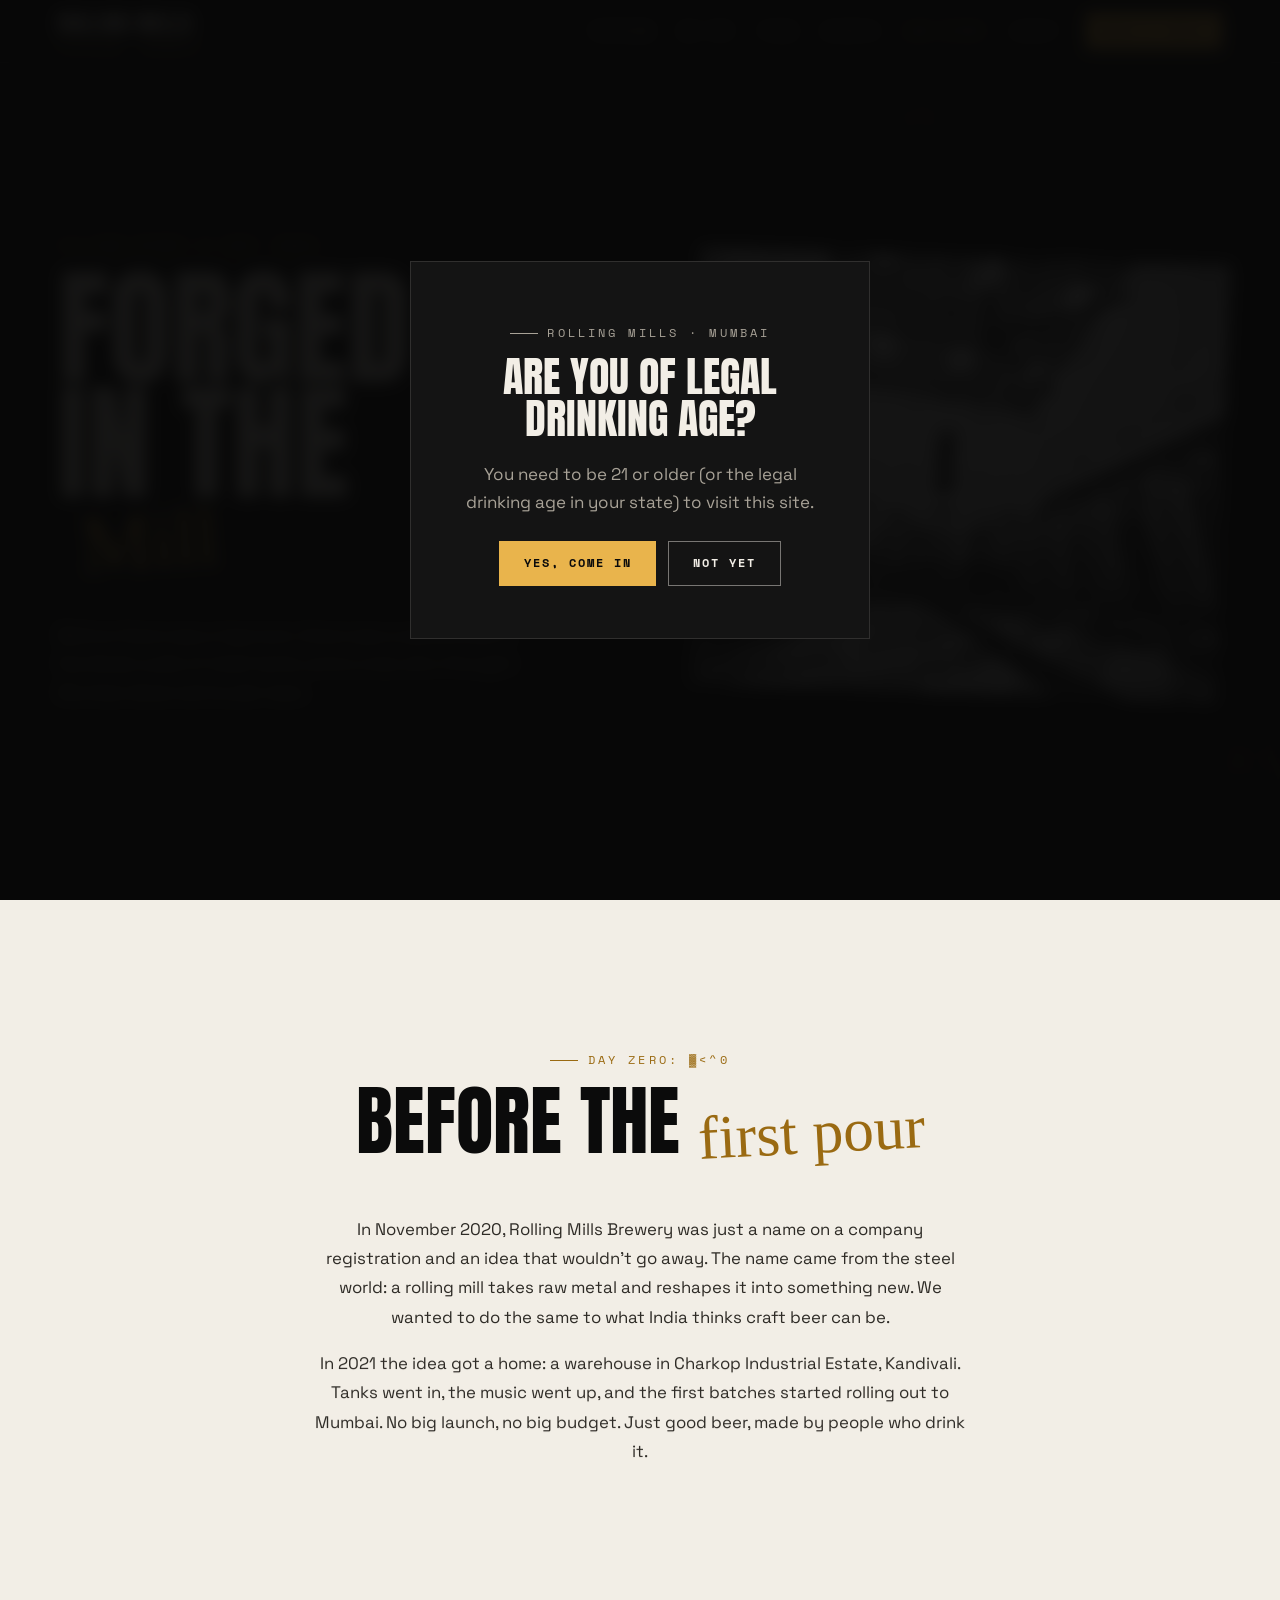
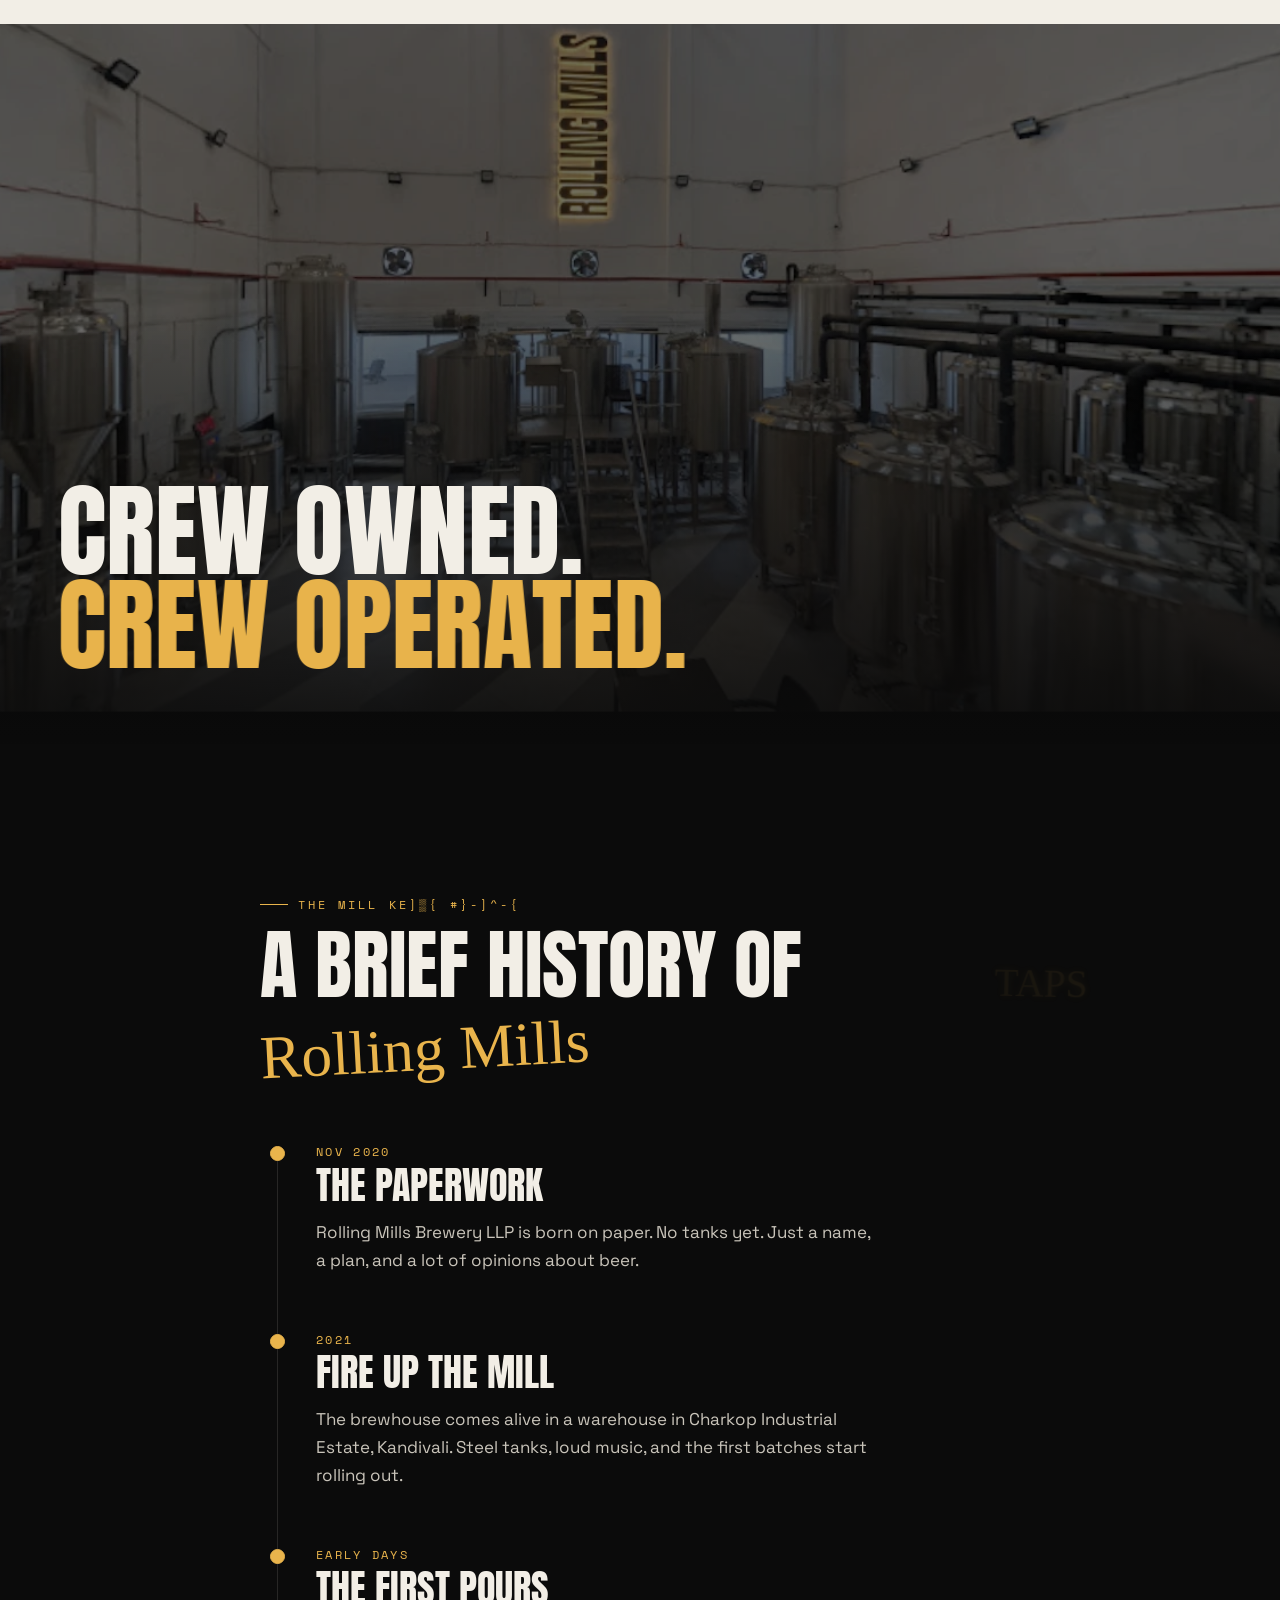
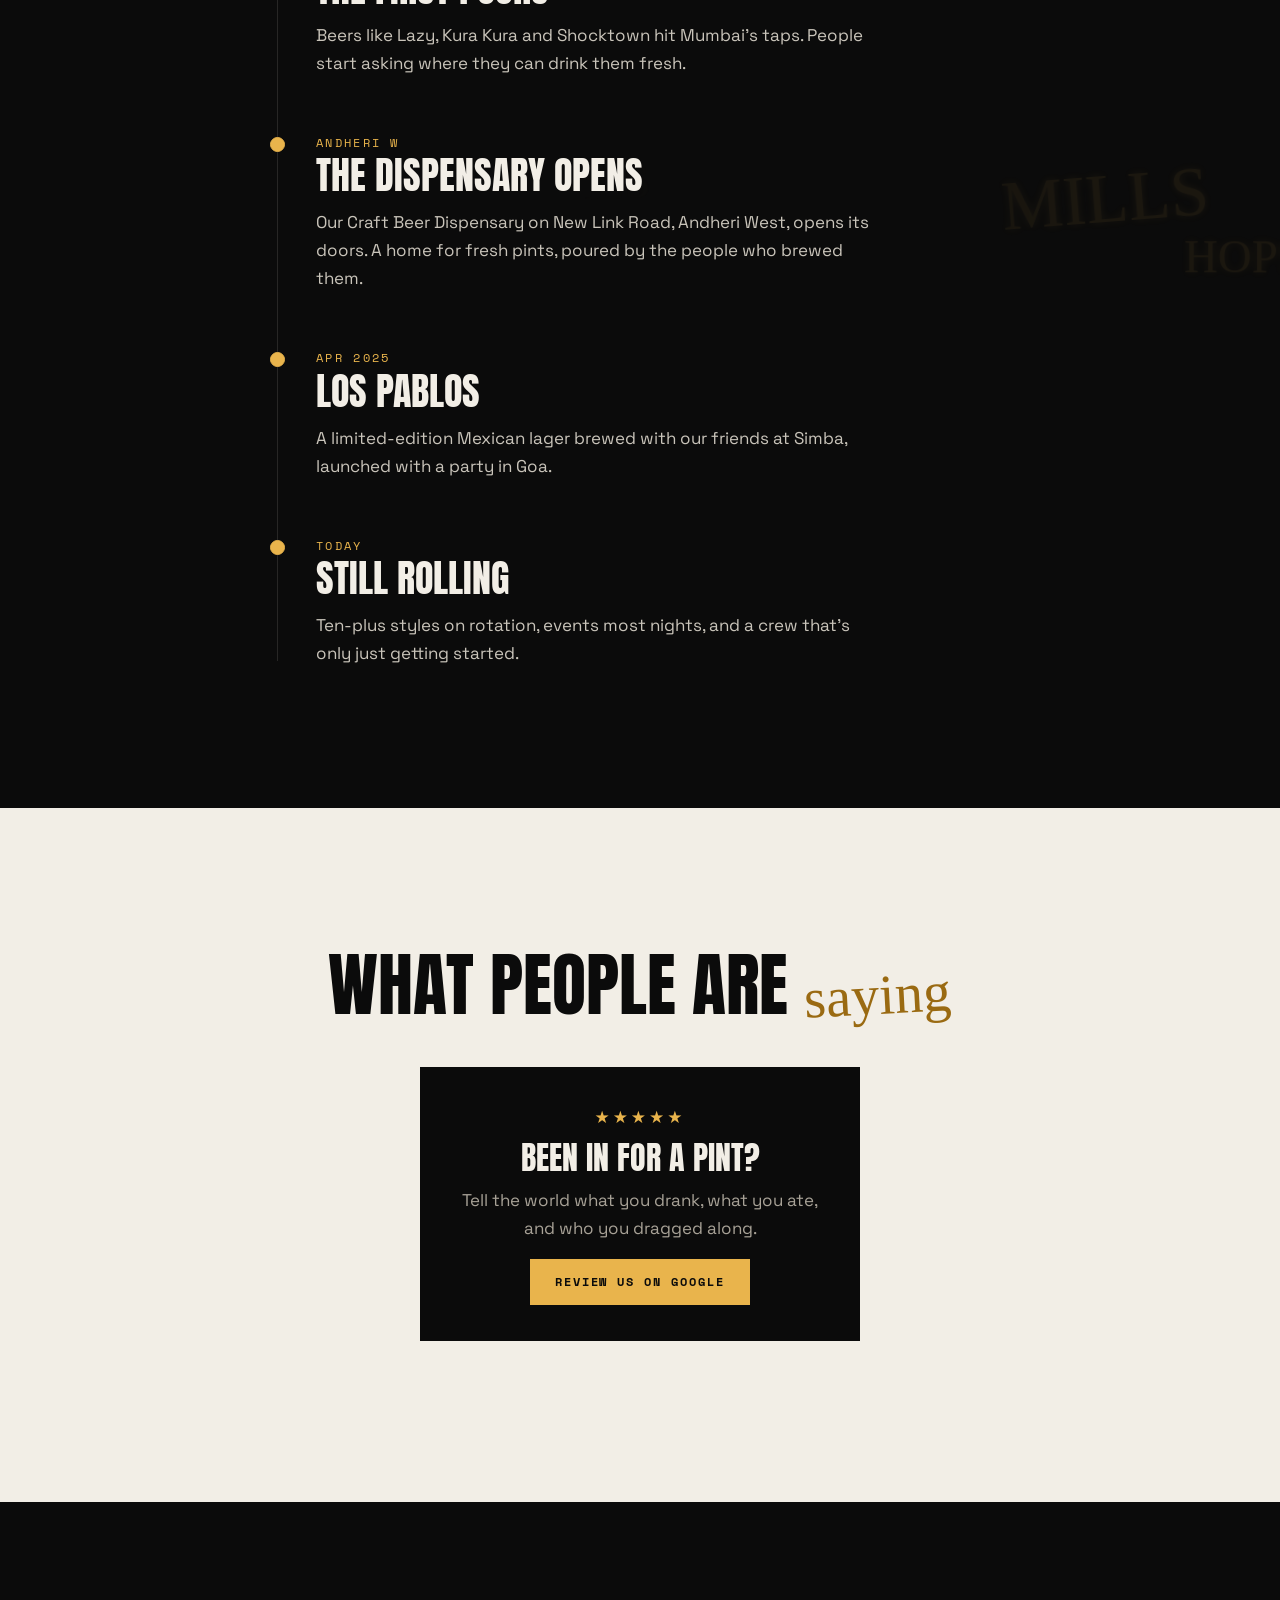
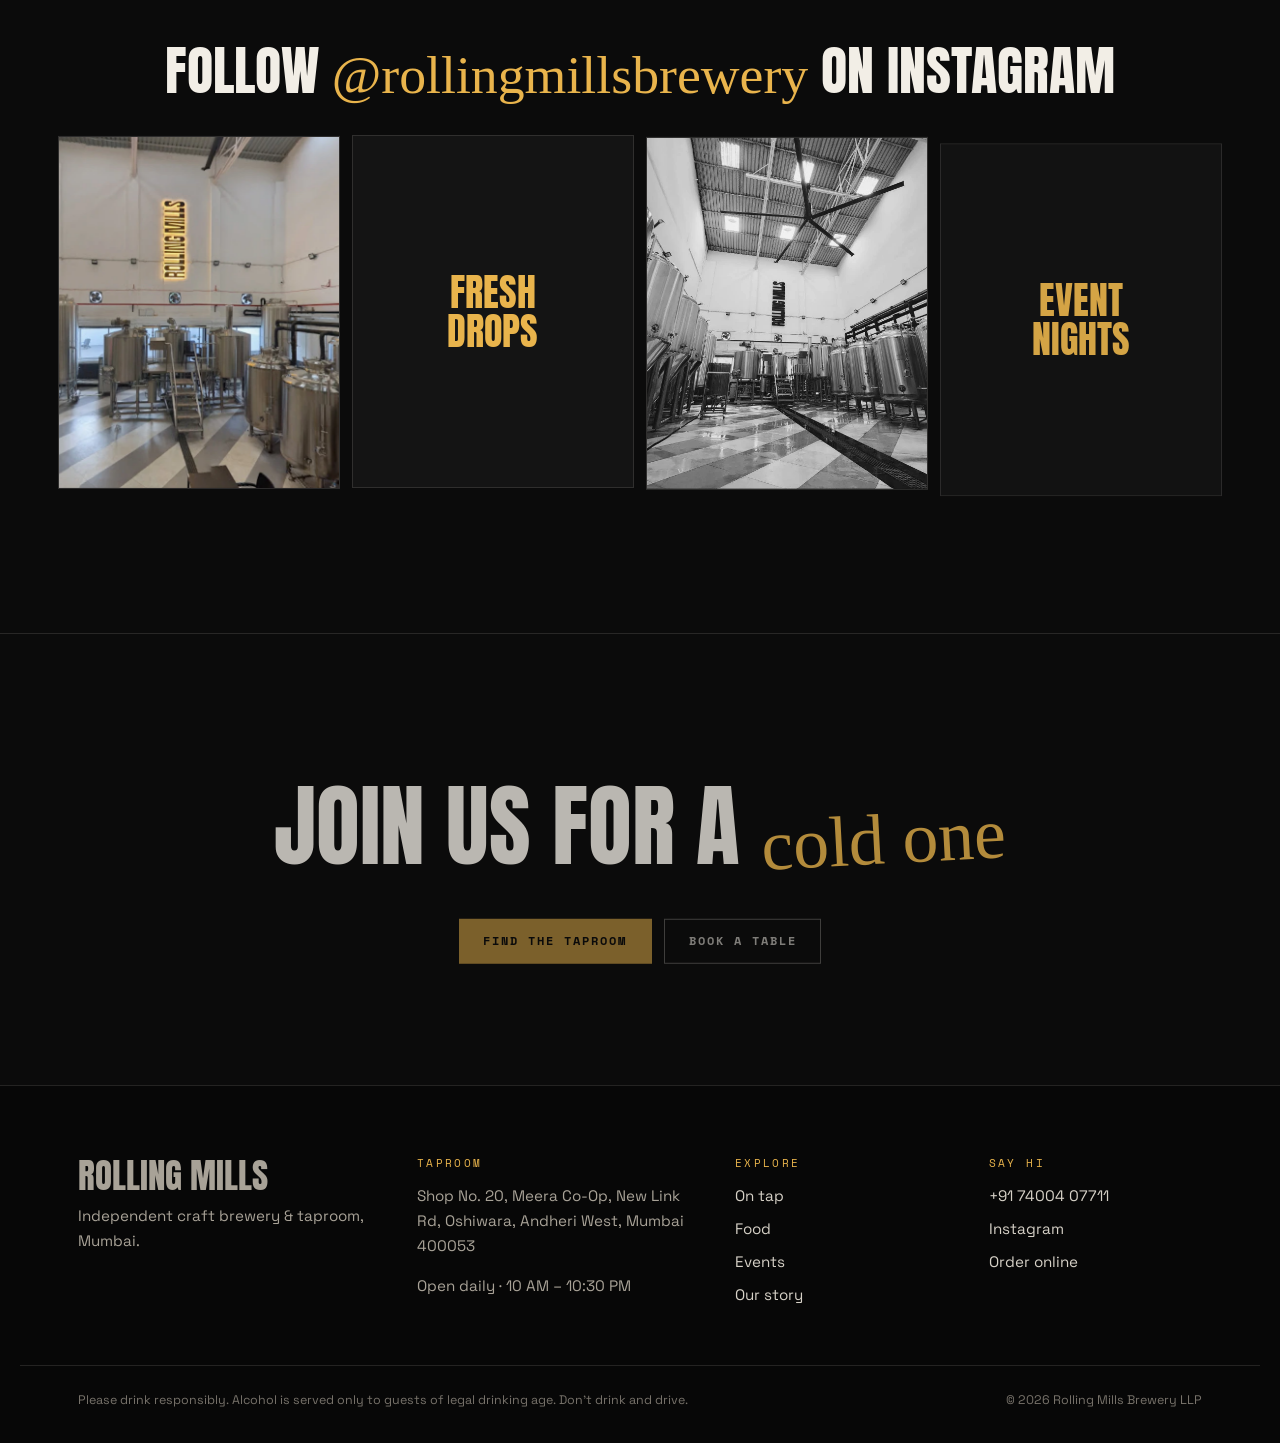
<file: story.html>
<!doctype html>
<html lang="en">
<head>
  <meta charset="utf-8">
  <meta name="viewport" content="width=device-width, initial-scale=1">
  <title>Our Story | Rolling Mills Brewery, Mumbai</title>
  <meta name="description" content="How Rolling Mills went from paperwork in 2020 to a Kandivali brewhouse and an Andheri West taproom.">
  <meta name="theme-color" content="#0b0b0b">
  <meta property="og:type" content="website">
  <meta property="og:site_name" content="Rolling Mills Brewery">
  <meta property="og:title" content="Our Story | Rolling Mills Brewery">
  <meta property="og:description" content="Fresh craft beer straight from our tanks, bar food and events most nights.">
  <meta property="og:image" content="assets/photos/brewhouse-wide.webp">
  <meta name="twitter:card" content="summary_large_image">
  <link rel="icon" href="data:image/svg+xml,%3Csvg xmlns='http://www.w3.org/2000/svg' viewBox='0 0 64 64'%3E%3Crect width='64' height='64' rx='12' fill='%230b0b0b'/%3E%3Ctext x='32' y='43' font-family='Impact,Anton,sans-serif' font-size='30' text-anchor='middle' fill='%23e9b44c'%3ERM%3C/text%3E%3C/svg%3E">
  <link rel="preconnect" href="https://fonts.googleapis.com">
  <link rel="preconnect" href="https://fonts.gstatic.com" crossorigin>
  <link href="https://fonts.googleapis.com/css2?family=Anton&family=Big+Shoulders+Stencil+Display:wght@800&family=Permanent+Marker&family=Space+Grotesk:wght@400;500;700&family=Space+Mono:wght@400;700&display=swap" rel="stylesheet">
  <link rel="stylesheet" href="css/styles.css">
</head>
<body class="is-locked story-page">
  <a href="#story" class="skip-link">Skip to the story</a>

  <!-- ================= AGE GATE ================= -->
  <div class="age-gate" id="age-gate" role="dialog" aria-modal="true" aria-labelledby="age-title">
    <div class="age-card">
      <p class="marker">Rolling Mills · Mumbai</p>
      <h2 id="age-title">Are you of legal drinking age?</h2>
      <p>You need to be 21 or older (or the legal drinking age in your state) to visit this site.</p>
      <div class="age-actions">
        <button class="btn btn-spray" data-age="yes" type="button">Yes, come in</button>
        <button class="btn btn-ghost" data-age="no" type="button">Not yet</button>
      </div>
      <p class="age-no" hidden>Come back when you're older. We'll keep the tanks cold.</p>
    </div>
  </div>

  <!-- ================= HEADER ================= -->
  <header class="site-header">
    <a href="index.html" class="logo" aria-label="Rolling Mills home">
      <span class="logo-word">Rolling Mills</span>
      <span class="logo-sub">Taproom · Mumbai</span>
    </a>
    <nav class="site-nav" id="site-nav" aria-label="Main">
      <a href="index.html#taproom">Taproom</a>
      <a href="index.html#taps">On Tap</a>
      <a href="index.html#food">Food</a>
      <a href="index.html#events">Events</a>
      <a href="story.html" class="is-current" aria-current="page">Our Story</a>
      <a href="index.html#visit">Visit</a>
      <a href="index.html#book" class="btn btn-spray btn-small">Book a table</a>
    </nav>
    <span class="scroll-progress" aria-hidden="true"></span>
    <button class="nav-toggle" aria-label="Open menu" aria-expanded="false" aria-controls="site-nav" type="button"><span></span><span></span></button>
  </header>

  <main id="story">

    <!-- ================= STORY HERO ================= -->
    <section class="sh" aria-labelledby="sh-title">
      <div class="wall-tags" data-tags data-count="10" id="sh-tags" aria-hidden="true"></div>
      <div class="sh-grid">
        <div class="sh-copy">
          <p class="th-kicker" data-scramble>Our story // est. 2021</p>
          <h1 class="sh-title" id="sh-title">
            <span class="sh-line">Forged</span>
            <span class="sh-line">in the</span>
            <span class="sh-hot">Mill</span>
          </h1>
          <p class="sh-lead">Before there was a taproom, there was a warehouse in Kandivali, a pile of steel tanks, and a crew who thought Mumbai deserved louder beer.</p>
        </div>
        <figure class="sh-photo">
          <img src="assets/photos/brewhouse-bw.webp" alt="Fermentation tanks inside the Rolling Mills brewhouse" width="737" height="697">
        </figure>
      </div>
    </section>

    <!-- ================= DAY ZERO ================= -->
    <section class="dz">
      <p class="th-kicker" data-scramble>Day zero: 2020</p>
      <h2 class="dz-title">Before the <span>first pour</span></h2>
      <div class="dz-copy">
        <p>In November 2020, Rolling Mills Brewery was just a name on a company registration and an idea that wouldn't go away. The name came from the steel world: a rolling mill takes raw metal and reshapes it into something new. We wanted to do the same to what India thinks craft beer can be.</p>
        <p>In 2021 the idea got a home: a warehouse in Charkop Industrial Estate, Kandivali. Tanks went in, the music went up, and the first batches started rolling out to Mumbai. No big launch, no big budget. Just good beer, made by people who drink it.</p>
      </div>
    </section>

    <!-- ================= PHOTO BAND ================= -->
    <section class="band" aria-label="Crew owned, crew operated">
      <div class="band-img" aria-hidden="true"><img src="assets/photos/brewhouse-wide.webp" alt=""></div>
      <p class="band-text"><span>Crew owned.</span><span>Crew operated.</span></p>
    </section>

    <!-- ================= TIMELINE ================= -->
    <section class="tl" aria-labelledby="tl-title">
      <div class="wall-tags" data-tags data-count="8" id="tl-tags" aria-hidden="true"></div>
      <div class="tl-head">
        <p class="th-kicker" data-scramble>The mill keeps rolling</p>
        <h2 class="tl-title" id="tl-title">A brief history of <span>Rolling Mills</span></h2>
      </div>
      <div class="tl-wrap">
        <span class="tl-rail" aria-hidden="true"><i class="tl-fill"></i></span>
        <ol class="tl-list" id="tl-list"></ol>
      </div>
    </section>

    <!-- ================= REVIEWS ================= -->
    <section class="rv" aria-labelledby="rv-title">
      <h2 class="rv-title" id="rv-title">What people are <span>saying</span></h2>
      <div class="rv-grid" id="rv-grid"></div>
    </section>

    <!-- ================= INSTAGRAM ================= -->
    <section class="ig-strip" aria-labelledby="igs-title">
      <h2 class="igs-title" id="igs-title">Follow <a href="https://www.instagram.com/rollingmillsbrewery" target="_blank" rel="noopener">@rollingmillsbrewery</a> on Instagram</h2>
      <div class="igs-row" id="igs-row"></div>
    </section>

    <!-- ================= JOIN US ================= -->
    <section class="join">
      <h2 class="join-title">Join us for a <span>cold one</span></h2>
      <div class="join-actions">
        <a class="btn btn-spray" href="index.html#visit">Find the taproom</a>
        <a class="btn btn-ghost" href="index.html#book">Book a table</a>
      </div>
    </section>
  </main>

  <footer class="site-footer">
    <div class="container footer-grid">
      <div>
        <p class="footer-logo">Rolling Mills</p>
        <p class="footer-tag">Independent craft brewery &amp; taproom, Mumbai.</p>
      </div>
      <div>
        <h4>Taproom</h4>
        <p>Shop No. 20, Meera Co-Op, New Link Rd, Oshiwara, Andheri West, Mumbai 400053</p>
        <p>Open daily · 10 AM – 10:30 PM</p>
      </div>
      <div>
        <h4>Explore</h4>
        <a href="index.html#taps">On tap</a><a href="index.html#food">Food</a><a href="index.html#events">Events</a><a href="story.html">Our story</a>
      </div>
      <div>
        <h4>Say hi</h4>
        <a href="tel:+917400407711">+91 74004 07711</a>
        <a href="https://www.instagram.com/rollingmillsbrewery" target="_blank" rel="noopener">Instagram</a>
        <a href="https://airmenus.in/rollingmills/order" target="_blank" rel="noopener">Order online</a>
      </div>
    </div>
    <div class="container footer-base">
      <p>Please drink responsibly. Alcohol is served only to guests of legal drinking age. Don't drink and drive.</p>
      <p>© <span id="year"></span> Rolling Mills Brewery LLP</p>
    </div>
  </footer>

  <nav class="action-bar" aria-label="Quick actions">
    <a href="index.html#taps">On tap</a>
    <a href="index.html#food">Food</a>
    <a href="index.html#events">Events</a>
    <a href="index.html#book" class="ab-book">Book</a>
  </nav>

  <script src="js/vendor/gsap.min.js"></script>
  <script src="js/vendor/ScrollTrigger.min.js"></script>
  <script src="js/data.js"></script>
  <script src="js/render.js"></script>
  <script src="js/main.js"></script>
  <script src="js/story.js"></script>
</body>
</html>
</file>
<file: css/styles.css>
/* =========================================================
   ROLLING MILLS TAPROOM
   Black, bone and brewhouse gold. Big condensed type, one
   hand-painted accent per heading, real photography.
   ========================================================= */
:root {
  --ink: #0b0b0b;
  --ink-2: #141414;
  --ink-3: #1d1d1d;
  --bone: #f2eee6;
  --bone-2: #e6dfd2;
  --gold: #e9b44c;        /* the backlit sign in the brewhouse */
  --gold-deep: #9a6a12;   /* gold text on light backgrounds */
  --dim: #a8a297;
  --dim-dark: #5d584f;
  --line: rgba(242, 238, 230, .12);
  --line-dark: rgba(11, 11, 11, .12);
  --red: #e2483d;

  --f-display: "Anton", Impact, "Arial Narrow", sans-serif;
  --f-brush: "Permanent Marker", "Comic Sans MS", cursive;
  --f-body: "Space Grotesk", system-ui, sans-serif;
  --f-mono: "Space Mono", ui-monospace, "SFMono-Regular", monospace;

  --gutter: clamp(20px, 4.5vw, 64px);
  --max: 1240px;
  --section-y: clamp(88px, 11vw, 150px);
  --ease: cubic-bezier(.22, 1, .36, 1);

  --grain: url("data:image/svg+xml,%3Csvg xmlns='http://www.w3.org/2000/svg' width='200' height='200'%3E%3Cfilter id='n'%3E%3CfeTurbulence type='fractalNoise' baseFrequency='.9' numOctaves='3' stitchTiles='stitch'/%3E%3CfeColorMatrix values='0 0 0 0 1 0 0 0 0 1 0 0 0 0 1 0 0 0 .05 0'/%3E%3C/filter%3E%3Crect width='100%25' height='100%25' filter='url(%23n)'/%3E%3C/svg%3E");
}

/* ---------- base ---------- */
*, *::before, *::after { box-sizing: border-box; }
html { -webkit-text-size-adjust: 100%; scroll-padding-top: 80px; scrollbar-color: var(--gold) var(--ink); }
body {
  margin: 0; font-family: var(--f-body); font-size: 17px; line-height: 1.65;
  color: var(--bone); background: var(--ink);
  -webkit-font-smoothing: antialiased;
}
body.is-locked { overflow: hidden; }
main { overflow-x: clip; }
a { color: inherit; }
h1, h2, h3, h4 { margin: 0; font-weight: 400; line-height: 1; }
p { margin: 0 0 1em; }
img { display: block; max-width: 100%; }
button { font: inherit; }
.is-hidden { display: none !important; }
::selection { background: var(--gold); color: var(--ink); }
:focus-visible { outline: 2px solid var(--gold); outline-offset: 3px; }
.skip-link { position: absolute; left: -999px; top: 8px; z-index: 300; background: var(--gold); color: var(--ink); padding: 8px 14px; }
.skip-link:focus { left: 8px; }

.container { position: relative; z-index: 1; width: 100%; max-width: var(--max); margin: 0 auto; padding: 0 var(--gutter); }
.section { position: relative; padding: var(--section-y) 0; overflow: hidden; }
.dark { background: var(--ink); color: var(--bone); }
.light { background: var(--bone); color: var(--ink); }

/* ---------- type ---------- */
.marker {
  display: inline-flex; align-items: center; gap: .8em;
  font-family: var(--f-mono); font-size: .75rem; letter-spacing: .26em; text-transform: uppercase;
  color: var(--gold); margin-bottom: 1.1em;
}
.marker::before { content: ""; width: 28px; height: 1px; background: currentColor; }
.light .marker { color: var(--gold-deep); }
.h2 {
  font-family: var(--f-display); text-transform: uppercase; letter-spacing: .005em;
  font-size: clamp(2.8rem, 6.4vw, 5.6rem); line-height: .95;
}
.brush {
  font-family: var(--f-brush); text-transform: none; color: var(--gold);
  font-size: .82em; letter-spacing: 0; display: inline-block; transform: rotate(-3deg) translateY(-.04em);
}
.light .brush { color: var(--gold-deep); }
.lead { font-size: clamp(1.05rem, 1.4vw, 1.2rem); line-height: 1.7; max-width: 560px; }
.split-copy .h2 { margin-bottom: 26px; }
.split-copy .lead { margin-bottom: 28px; }
.light .lead { color: #2e2b26; }
.dark .lead { color: #d8d3c9; }
.section-head { display: flex; justify-content: space-between; align-items: flex-end; gap: 32px; margin-bottom: 40px; flex-wrap: wrap; }
.section-head.center { flex-direction: column; align-items: center; text-align: center; gap: 18px; }
.section-sub { max-width: 400px; margin: 0; color: var(--dim); }
.light .section-sub { color: var(--dim-dark); }
.section-foot { display: flex; align-items: center; gap: 22px; flex-wrap: wrap; margin-top: 44px; }
.section-foot p { margin: 0; color: var(--dim-dark); }
.text-link { font-family: var(--f-mono); font-size: .72rem; letter-spacing: .14em; text-transform: uppercase; text-decoration: none; border-bottom: 1px solid currentColor; padding-bottom: 2px; }

/* ---------- buttons ---------- */
.btn, .th-btn {
  display: inline-flex; align-items: center; justify-content: center; gap: .6em;
  font-family: var(--f-mono); font-weight: 700; font-size: .78rem; letter-spacing: .16em; text-transform: uppercase;
  text-decoration: none; line-height: 1.2; padding: 1.15em 1.9em; border: 1px solid transparent; border-radius: 0;
  cursor: pointer; transition: background .25s var(--ease), color .25s var(--ease), border-color .25s, transform .2s var(--ease);
}
.btn:active, .th-btn:active { transform: translateY(1px); }
.btn-spray, .th-btn-fill { background: var(--gold); color: var(--ink); }
.btn-spray:hover, .th-btn-fill:hover { background: #f4c766; }
.btn-ghost, .th-btn-line { background: transparent; color: var(--bone); border-color: rgba(242,238,230,.45); }
.btn-ghost:hover, .th-btn-line:hover { background: var(--bone); color: var(--ink); border-color: var(--bone); }
.light .btn-ghost { color: var(--ink); border-color: rgba(11,11,11,.4); }
.light .btn-ghost:hover { background: var(--ink); color: var(--bone); }
.btn-dark { background: var(--ink); color: var(--bone); }
.btn-dark:hover { background: #2a2a2a; }
.btn-small { font-size: .7rem; padding: .95em 1.3em; }
.btn-full { width: 100%; }

/* ---------- chips ---------- */
.chips { display: flex; flex-wrap: wrap; gap: 8px; margin-bottom: 30px; }
.chip {
  font-family: var(--f-mono); font-size: .7rem; letter-spacing: .14em; text-transform: uppercase;
  padding: .8em 1.3em; border-radius: 999px; cursor: pointer;
  background: transparent; color: inherit; border: 1px solid var(--line);
  transition: background .2s, color .2s, border-color .2s;
}
.light .chip { border-color: rgba(11,11,11,.2); }
.chip:hover { border-color: var(--gold); }
.chip.is-on { background: var(--gold); color: var(--ink); border-color: var(--gold); }
.light .chip.is-on { background: var(--ink); color: var(--bone); border-color: var(--ink); }

/* ---------- faint graffiti accents (decoration only) ---------- */
.tags-layer, .wall-tags { position: absolute; inset: 0; pointer-events: none; overflow: hidden; }
.tags-layer span, .wall-tags span { position: absolute; white-space: nowrap; font-family: var(--f-brush); color: var(--bone); opacity: .05; }
.tags-layer, .wall-tags { -webkit-mask-image: linear-gradient(90deg, transparent 0 45%, #000 85%); mask-image: linear-gradient(90deg, transparent 0 45%, #000 85%); }

/* =========================================================
   AGE GATE
   ========================================================= */
.age-gate { position: fixed; inset: 0; z-index: 200; display: grid; place-items: center; padding: 20px; background: rgba(8,8,8,.94); backdrop-filter: blur(8px); }
.age-gate.hidden { display: none; }
.age-card { max-width: 460px; width: 100%; text-align: center; padding: clamp(32px, 6vw, 52px) clamp(24px, 5vw, 44px); background: var(--ink-2); border: 1px solid var(--line); }
.age-card .marker { justify-content: center; }
.age-card h2 { font-family: var(--f-display); text-transform: uppercase; font-size: clamp(2rem, 6vw, 2.6rem); line-height: 1; margin-bottom: .5em; }
.age-card p { color: var(--dim); }
.age-actions { display: flex; gap: 12px; justify-content: center; flex-wrap: wrap; margin-top: 24px; }
.age-no { margin-top: 18px; color: var(--gold) !important; }

/* =========================================================
   HEADER
   ========================================================= */
.site-header {
  position: fixed; inset: 0 0 auto; z-index: 100;
  display: flex; align-items: center; justify-content: space-between;
  padding: 18px var(--gutter); transition: background .3s, padding .3s, border-color .3s;
  border-bottom: 1px solid transparent;
}
.site-header.scrolled, .story-page .site-header { background: rgba(11,11,11,.9); backdrop-filter: blur(12px); padding-top: 12px; padding-bottom: 12px; border-color: var(--line); }
.logo { text-decoration: none; display: flex; flex-direction: column; line-height: 1; }
.logo-word { font-family: var(--f-display); text-transform: uppercase; font-size: 1.45rem; letter-spacing: .04em; }
.logo-sub { font-family: var(--f-mono); font-size: .6rem; letter-spacing: .3em; text-transform: uppercase; color: var(--gold); margin-top: 5px; }
.site-nav { display: flex; gap: clamp(16px, 2.2vw, 30px); align-items: center; }
.site-nav a:not(.btn) { font-family: var(--f-mono); font-size: .72rem; letter-spacing: .16em; text-transform: uppercase; text-decoration: none; color: #d6d1c7; transition: color .2s; }
.site-nav a:not(.btn):hover, .site-nav a.is-active, .site-nav a.is-current { color: var(--gold); }
.scroll-progress { position: absolute; left: 0; bottom: -1px; height: 2px; width: 100%; background: var(--gold); transform: scaleX(var(--p, 0)); transform-origin: left; pointer-events: none; }
.nav-toggle { display: none; background: none; border: 0; padding: 10px; cursor: pointer; }
.nav-toggle span { display: block; width: 26px; height: 2px; background: var(--bone); margin: 6px 0; transition: transform .25s; }
.nav-toggle[aria-expanded="true"] span:first-child { transform: translateY(4px) rotate(45deg); }
.nav-toggle[aria-expanded="true"] span:last-child { transform: translateY(-4px) rotate(-45deg); }

/* =========================================================
   HERO
   ========================================================= */
.th { position: relative; height: 100vh; height: 100svh; min-height: 640px; overflow: hidden; display: flex; align-items: flex-end; background: var(--ink); }
.th-bg { position: absolute; inset: -6% 0; }
.th-bg img { width: 100%; height: 100%; object-fit: cover; object-position: 55% 40%; filter: brightness(.5) contrast(1.08) saturate(.85); }
.th-video { position: absolute; inset: 0; width: 100%; height: 100%; object-fit: cover; opacity: 0; transition: opacity .8s; filter: brightness(.5) contrast(1.08); }
.th.has-video .th-video { opacity: 1; }
.th.has-video .th-bg img { visibility: hidden; }
.th-shade { position: absolute; inset: 0; background:
  linear-gradient(0deg, rgba(11,11,11,.96) 0%, rgba(11,11,11,.5) 38%, rgba(11,11,11,.15) 70%, rgba(11,11,11,.55) 100%),
  linear-gradient(90deg, rgba(11,11,11,.7) 0%, transparent 60%); }
.th-inner { position: relative; z-index: 2; width: 100%; max-width: var(--max); margin: 0 auto; padding: 120px var(--gutter) clamp(110px, 16vh, 150px); }
.th-kicker { margin-bottom: 22px; }
.status-chip {
  display: inline-flex; align-items: center; gap: 10px;
  font-family: var(--f-mono); font-size: .7rem; letter-spacing: .18em; text-transform: uppercase;
  padding: 8px 14px; border: 1px solid var(--line); background: rgba(11,11,11,.5);
}
.status-chip::before { content: ""; width: 8px; height: 8px; border-radius: 50%; background: var(--dim); }
.status-chip.open::before { background: #4ade80; box-shadow: 0 0 10px #4ade80; }
.status-chip.closed::before { background: var(--red); }
.th-title { display: flex; flex-direction: column; align-items: flex-start; margin-bottom: 26px; }
.th-line { font-family: var(--f-display); text-transform: uppercase; font-size: clamp(4rem, min(13vw, 17vh), 11.5rem); line-height: .88; letter-spacing: .005em; }
.th-brush { font-family: var(--f-brush); color: var(--gold); font-size: clamp(1.8rem, min(4.2vw, 6vh), 3.6rem); line-height: 1; transform: rotate(-4deg); margin: -.15em 0 0 .4em; text-shadow: 0 4px 30px rgba(0,0,0,.6); }
.th-lead { max-width: 520px; color: #ddd8ce; font-size: clamp(1rem, 1.3vw, 1.12rem); margin-bottom: 30px; }
.th-actions { display: flex; gap: 12px; flex-wrap: wrap; }
.th-scroll { position: absolute; z-index: 2; right: var(--gutter); bottom: 78px; margin: 0; font-family: var(--f-mono); font-size: .65rem; letter-spacing: .3em; text-transform: uppercase; color: var(--dim); writing-mode: vertical-rl; }
.th-scroll::after { content: ""; display: block; width: 1px; height: 46px; margin: 12px auto 0; background: linear-gradient(var(--gold), transparent); }

.ticker { position: absolute; z-index: 3; left: 0; right: 0; bottom: 0; overflow: hidden; border-top: 1px solid var(--line); background: rgba(11,11,11,.75); backdrop-filter: blur(6px); }
.ticker-track { display: flex; width: max-content; animation: marquee 40s linear infinite; }
.ticker span { font-family: var(--f-mono); font-size: .72rem; letter-spacing: .22em; text-transform: uppercase; white-space: nowrap; padding: 16px .5em 16px 0; color: #d6d1c7; }
@keyframes marquee { to { transform: translateX(-50%); } }

/* =========================================================
   SPLIT LAYOUTS (taproom, story teaser)
   ========================================================= */
.split { display: grid; grid-template-columns: 1.1fr 1fr; gap: clamp(40px, 6vw, 90px); align-items: center; }
.split-rev { grid-template-columns: 1fr 1fr; }
.photo-frame { position: relative; margin: 0; }
.photo-frame img { width: 100%; height: auto; aspect-ratio: 4 / 5; object-fit: cover; object-position: 60% 50%; }
#taproom .photo-frame img { aspect-ratio: 4 / 4.6; }
.photo-frame figcaption { margin-top: 14px; font-family: var(--f-mono); font-size: .72rem; letter-spacing: .06em; color: var(--dim-dark); }
.photo-frame.tilt img { aspect-ratio: 1 / 1; transform: rotate(2deg); box-shadow: 0 40px 80px -20px rgba(0,0,0,.45); }
.est-badge {
  position: absolute; left: -26px; bottom: -26px; width: 116px; height: 116px; border-radius: 50%;
  display: flex; flex-direction: column; align-items: center; justify-content: center;
  background: var(--ink); color: var(--bone); border: 1px solid var(--gold); transform: rotate(-8deg);
}
.est-badge b { font-family: var(--f-brush); font-weight: 400; font-size: 1.6rem; color: var(--gold); line-height: 1; }
.est-badge small { font-family: var(--f-mono); font-size: .58rem; letter-spacing: .24em; text-transform: uppercase; margin-top: 6px; }

.facts { list-style: none; padding: 0; margin: 34px 0; display: grid; grid-template-columns: 1fr 1fr; border-top: 1px solid var(--line-dark); }
.facts li { display: flex; align-items: center; gap: 14px; padding: 18px 0; border-bottom: 1px solid var(--line-dark); }
.facts li:nth-child(odd) { padding-right: 18px; border-right: 1px solid var(--line-dark); }
.facts li:nth-child(even) { padding-left: 18px; }
.fact-n { font-family: var(--f-display); font-size: 2rem; line-height: 1; min-width: 40px; }
.fact-l { font-size: .9rem; line-height: 1.35; color: #3d3a34; }
.today-card { padding: 22px 24px; background: var(--ink); color: var(--bone); }
.today-label { font-family: var(--f-mono); font-size: .68rem; letter-spacing: .22em; text-transform: uppercase; color: var(--gold); margin-bottom: .5em; }
.today-event { font-size: 1.1rem; margin-bottom: .7em; }
.today-card .text-link { color: var(--gold); }

/* =========================================================
   ON TAP
   ========================================================= */
.tap-list { list-style: none; margin: 0; padding: 0; border-top: 1px solid var(--line); }
.tap {
  display: grid; grid-template-columns: 56px minmax(180px, 1.1fr) 1.6fr auto; gap: 24px; align-items: center;
  padding: 24px 0; border-bottom: 1px solid var(--line); position: relative; transition: background .25s;
}
.tap::before { content: ""; position: absolute; left: 0; top: 24px; bottom: 24px; width: 3px; background: var(--tap); opacity: 0; transition: opacity .25s; }
.tap:hover { background: rgba(242,238,230,.03); }
.tap:hover::before { opacity: 1; }
.tap-no { font-family: var(--f-mono); font-size: .75rem; color: var(--dim); padding-left: 14px; }
.tap-name { font-family: var(--f-display); text-transform: uppercase; font-size: clamp(1.6rem, 2.4vw, 2.1rem); line-height: 1; }
.tap-style { font-family: var(--f-mono); font-size: .7rem; letter-spacing: .14em; text-transform: uppercase; color: var(--gold); margin: 8px 0 0; }
.tap-notes { margin: 0; color: #c9c4ba; font-size: .95rem; }
.tap-meta { display: flex; flex-direction: column; align-items: flex-end; gap: 6px; text-align: right; }
.tap-abv { font-family: var(--f-display); font-size: 1.3rem; }
.tap-pair { font-family: var(--f-mono); font-size: .65rem; letter-spacing: .1em; text-transform: uppercase; color: var(--dim); }

/* =========================================================
   FOOD
   ========================================================= */
.food-controls { display: flex; justify-content: space-between; align-items: center; gap: 16px; flex-wrap: wrap; margin-bottom: 30px; }
.food-controls .chips { margin: 0; }
.veg-toggle { display: inline-flex; align-items: center; gap: 10px; font-family: var(--f-mono); font-size: .7rem; letter-spacing: .14em; text-transform: uppercase; cursor: pointer; }
.veg-toggle input { position: absolute; opacity: 0; }
.switch { width: 42px; height: 24px; border-radius: 99px; background: #cfc8ba; position: relative; transition: background .2s; }
.switch::after { content: ""; position: absolute; left: 3px; top: 3px; width: 18px; height: 18px; border-radius: 50%; background: #fff; transition: transform .2s var(--ease); }
.veg-toggle input:checked + .switch { background: #1f8f45; }
.veg-toggle input:checked + .switch::after { transform: translateX(18px); }
.veg-toggle input:focus-visible + .switch { outline: 2px solid var(--gold-deep); outline-offset: 3px; }
.menu { display: grid; grid-template-columns: 1fr 1fr; column-gap: 64px; border-top: 1px solid var(--line-dark); }
.dish { padding: 26px 0; border-bottom: 1px solid var(--line-dark); }
.dish-head { display: flex; align-items: baseline; gap: 12px; margin-bottom: 8px; }
.dish h3 { font-family: var(--f-display); text-transform: uppercase; font-size: 1.45rem; line-height: 1.05; flex: 1; }
.dish-cat { font-family: var(--f-mono); font-size: .62rem; letter-spacing: .14em; text-transform: uppercase; color: var(--dim-dark); white-space: nowrap; }
.dish p { margin: 0; color: #3d3a34; font-size: .95rem; }
.dish .dish-pair { margin-top: 10px; font-family: var(--f-mono); font-size: .7rem; letter-spacing: .08em; text-transform: uppercase; color: var(--gold-deep); }
.diet { width: 14px; height: 14px; border: 1.5px solid; display: inline-grid; place-items: center; flex: none; transform: translateY(1px); }
.diet i { width: 6px; height: 6px; border-radius: 50%; background: currentColor; }
.diet.veg { color: #1f8f45; }
.diet.nonveg { color: #b3261e; }

/* =========================================================
   EVENTS
   ========================================================= */
.event-list { border-top: 1px solid var(--line); }
.event { display: grid; grid-template-columns: 96px 1fr auto; gap: 32px; align-items: center; padding: 28px 0; border-bottom: 1px solid var(--line); }
.event-date { display: flex; flex-direction: column; align-items: center; padding: 10px 0; border: 1px solid var(--line); text-align: center; line-height: 1; }
.event-mon, .event-dow { font-family: var(--f-mono); font-size: .62rem; letter-spacing: .2em; text-transform: uppercase; color: var(--gold); }
.event-day { font-family: var(--f-display); font-size: 2.6rem; margin: 6px 0; }
.event-type { font-family: var(--f-mono); font-size: .68rem; letter-spacing: .14em; text-transform: uppercase; color: var(--dim); margin-bottom: 8px; }
.event h3 { font-family: var(--f-display); text-transform: uppercase; font-size: clamp(1.5rem, 2.4vw, 2rem); margin-bottom: 8px; }
.event-body p:last-child { margin: 0; color: #c9c4ba; max-width: 560px; }
.event-actions { display: flex; gap: 8px; }
.empty { color: var(--dim); padding: 28px 0; }
.private { display: flex; justify-content: space-between; align-items: center; gap: 28px; flex-wrap: wrap; margin-top: 56px; padding: 36px 40px; background: var(--ink-2); border: 1px solid var(--line); }
.private h3 { font-family: var(--f-display); text-transform: uppercase; font-size: clamp(1.6rem, 3vw, 2.3rem); margin-bottom: 10px; }
.private p:last-child { margin: 0; color: var(--dim); }
.private .marker { margin-bottom: .8em; }

/* =========================================================
   VISIT + BOOK
   ========================================================= */
.visit-grid { display: grid; grid-template-columns: 1fr 1fr; gap: clamp(28px, 4vw, 56px); align-items: start; }
.visit-info { display: grid; gap: 20px; }
.place { padding: 30px; border: 1px solid var(--line); background: var(--ink-2); }
.place-muted { background: transparent; }
.place-label { font-family: var(--f-mono); font-size: .68rem; letter-spacing: .22em; text-transform: uppercase; color: var(--gold); margin-bottom: .6em; }
.place h3 { font-family: var(--f-display); text-transform: uppercase; font-size: 2rem; margin-bottom: 12px; }
.place p { color: #c9c4ba; }
.place-muted p { margin: 0; }
.hours { margin: 18px 0 22px; display: grid; gap: 8px; }
.hours div { display: grid; grid-template-columns: 70px 1fr; }
.hours dt { font-family: var(--f-mono); font-size: .7rem; letter-spacing: .14em; text-transform: uppercase; color: var(--dim); padding-top: 3px; }
.hours dd { margin: 0; }
.hours a { text-decoration: none; }
.place-actions { display: flex; gap: 10px; flex-wrap: wrap; }

.book-form { background: var(--bone); color: var(--ink); padding: clamp(26px, 4vw, 40px); }
.book-form h3 { font-family: var(--f-display); text-transform: uppercase; font-size: clamp(2rem, 3.4vw, 2.6rem); }
.form-note { color: var(--dim-dark); margin: .5em 0 1.4em; font-size: .95rem; }
.field { display: flex; flex-direction: column; margin-bottom: 16px; flex: 1; min-width: 0; }
.field-row { display: flex; gap: 14px; }
.field label { font-family: var(--f-mono); font-size: .66rem; letter-spacing: .18em; text-transform: uppercase; margin-bottom: 8px; color: #3d3a34; }
.field input, .field select { font: inherit; font-size: 16px; padding: 12px 14px; border: 1px solid #c9c1b2; background: #fbf9f5; color: var(--ink); border-radius: 0; width: 100%; transition: border-color .2s; }
.field input:focus, .field select:focus { outline: none; border-color: var(--ink); }
.field.invalid input, .field.invalid select { border-color: #b3261e; }
.stepper { display: flex; }
.stepper button { width: 44px; border: 1px solid #c9c1b2; background: #ece6da; color: var(--ink); font-size: 1.2rem; cursor: pointer; }
.stepper input { text-align: center; border-left: 0; border-right: 0; -moz-appearance: textfield; }
.stepper input::-webkit-inner-spin-button { -webkit-appearance: none; }
.book-form .btn-spray { background: var(--ink); color: var(--bone); margin-top: 6px; }
.book-form .btn-spray:hover { background: #2a2a2a; }
.form-status { margin: 14px 0 0; font-size: .92rem; min-height: 1.4em; }
.form-status.error { color: #b3261e; }
.form-status.ok { color: #1f8f45; }

/* =========================================================
   LEAVE YOUR TAG
   ========================================================= */
.tagwall { background: var(--ink-2); }
.tagwall-board {
  position: relative; height: clamp(320px, 52vh, 500px); overflow: hidden; cursor: crosshair;
  background-color: #1a1a1a;
  background-image:
    radial-gradient(ellipse at 50% 0%, rgba(233,180,76,.08), transparent 60%),
    url("data:image/svg+xml,%3Csvg xmlns='http://www.w3.org/2000/svg' width='120' height='60'%3E%3Cg fill='none' stroke='%23000' stroke-opacity='.5' stroke-width='2'%3E%3Cpath d='M0 1h120M0 31h120M30 0v30M90 0v30M0 30v30M60 30v30M120 30v30'/%3E%3C/g%3E%3C/svg%3E");
  border: 1px solid var(--line);
}
#spray-canvas { position: absolute; inset: 0; width: 100%; height: 100%; touch-action: none; }
.spray-tools { position: absolute; left: 50%; bottom: 16px; transform: translateX(-50%); display: flex; gap: 10px; align-items: center; background: rgba(11,11,11,.9); padding: 8px 14px; border: 1px solid var(--line); border-radius: 999px; }
.can-btn { width: 26px; height: 26px; border-radius: 50%; border: 2px solid var(--ink); background: var(--c); cursor: pointer; }
.can-btn.is-on { box-shadow: 0 0 0 2px var(--bone); }
.tool-btn { background: none; border: 0; color: var(--bone); font-family: var(--f-mono); font-size: .68rem; letter-spacing: .16em; text-transform: uppercase; cursor: pointer; padding: 4px 6px; white-space: nowrap; }
.tool-btn:hover { color: var(--gold); }

/* =========================================================
   JOIN + FOOTER + MOBILE BAR
   ========================================================= */
.join { text-align: center; padding: clamp(90px, 11vw, 150px) var(--gutter); background: var(--ink); border-top: 1px solid var(--line); }
.join-title { font-family: var(--f-display); text-transform: uppercase; font-size: clamp(2.6rem, 7vw, 6rem); line-height: .95; margin-bottom: 34px; }
.join-title span { font-family: var(--f-brush); text-transform: none; color: var(--gold); font-size: .8em; display: inline-block; transform: rotate(-3deg); }
.join-actions { display: flex; gap: 12px; justify-content: center; flex-wrap: wrap; }

.site-footer { background: #070707; padding: 72px 0 32px; border-top: 1px solid var(--line); font-size: .95rem; }
.footer-grid { display: grid; grid-template-columns: 1.4fr 1.3fr 1fr 1fr; gap: 40px; }
.footer-logo { font-family: var(--f-display); text-transform: uppercase; font-size: 2.2rem; line-height: 1; margin-bottom: 10px; }
.footer-tag { color: var(--dim); }
.site-footer h4 { font-family: var(--f-mono); font-size: .68rem; letter-spacing: .22em; text-transform: uppercase; color: var(--gold); margin-bottom: 14px; }
.site-footer p { color: var(--dim); }
.site-footer a { display: block; text-decoration: none; color: #d6d1c7; margin-bottom: 8px; }
.site-footer a:hover { color: var(--gold); }
.footer-base { display: flex; justify-content: space-between; gap: 20px; flex-wrap: wrap; margin-top: 50px; padding-top: 24px; border-top: 1px solid var(--line); font-size: .78rem; }
.footer-base p { margin: 0; color: #77726a; max-width: 620px; }

.action-bar { display: none; }

/* =========================================================
   OUR STORY PAGE (story.html)
   ========================================================= */
.story-page .th-kicker, .dz .th-kicker, .tl .th-kicker {
  display: inline-flex; align-items: center; gap: .8em; font-family: var(--f-mono); font-size: .75rem; letter-spacing: .26em; text-transform: uppercase; color: var(--gold); margin-bottom: 1.2em;
}
.story-page .th-kicker::before { content: ""; width: 28px; height: 1px; background: currentColor; }
.sh { position: relative; min-height: 100vh; min-height: 100svh; display: flex; align-items: center; padding: 130px var(--gutter) 80px; background: var(--ink); overflow: hidden; }
.sh-grid { position: relative; z-index: 1; width: 100%; max-width: var(--max); margin: 0 auto; display: grid; grid-template-columns: 1.05fr 1fr; gap: clamp(36px, 6vw, 80px); align-items: center; }
.sh-title { display: flex; flex-direction: column; align-items: flex-start; font-family: var(--f-display); text-transform: uppercase; font-size: clamp(3.6rem, min(10vw, 15vh), 9rem); line-height: .9; margin-bottom: .35em; }
.sh-hot { font-family: var(--f-brush); text-transform: none; color: var(--gold); font-size: .62em; transform: rotate(-4deg); margin: .05em 0 0 .3em; }
.sh-lead { max-width: 460px; color: #d8d3c9; font-size: 1.08rem; }
.sh-photo { margin: 0; }
.sh-photo img { width: 100%; height: auto; aspect-ratio: 4 / 3.3; object-fit: cover; transform: rotate(2deg); box-shadow: 0 40px 80px -10px rgba(0,0,0,.7); }

.dz { background: var(--bone); color: var(--ink); text-align: center; padding: var(--section-y) var(--gutter); }
.dz .th-kicker { color: var(--gold-deep); }
.dz-title { font-family: var(--f-display); text-transform: uppercase; font-size: clamp(2.6rem, 6vw, 5rem); line-height: .95; margin: 0 0 .7em; }
.dz-title span { font-family: var(--f-brush); text-transform: none; color: var(--gold-deep); font-size: .8em; display: inline-block; transform: rotate(-3deg); }
.dz-copy { max-width: 660px; margin: 0 auto; }
.dz-copy p { color: #2e2b26; font-size: 1.05rem; line-height: 1.75; }

.band { position: relative; height: clamp(420px, 80vh, 760px); overflow: hidden; background: #000; }
.band-img { position: absolute; inset: 0; }
.band-img img { width: 100%; height: 100%; object-fit: cover; filter: brightness(.45) saturate(.8); }
.band::after { content: ""; position: absolute; inset: 0; background: linear-gradient(0deg, rgba(11,11,11,.92), transparent 60%); }
.band-text { position: absolute; z-index: 2; left: var(--gutter); bottom: clamp(40px, 8vh, 90px); margin: 0; display: flex; flex-direction: column; font-family: var(--f-display); text-transform: uppercase; font-size: clamp(3rem, 8vw, 7rem); line-height: .92; }
.band-text span:last-child { color: var(--gold); }

.tl { position: relative; background: var(--ink); padding: var(--section-y) var(--gutter); overflow: hidden; }
.tl-head { position: relative; z-index: 1; max-width: 760px; margin: 0 auto 64px; }
.tl-title { font-family: var(--f-display); text-transform: uppercase; font-size: clamp(2.6rem, 6vw, 5rem); line-height: .95; }
.tl-title span { font-family: var(--f-brush); text-transform: none; color: var(--gold); font-size: .8em; display: inline-block; transform: rotate(-3deg); }
.tl-wrap { position: relative; z-index: 1; max-width: 760px; margin: 0 auto; padding-left: 56px; }
.tl-rail { position: absolute; left: 17px; top: 6px; bottom: 6px; width: 1px; background: var(--line); }
.tl-fill { display: block; width: 100%; height: 100%; background: var(--gold); transform-origin: top; }
.tl-list { list-style: none; margin: 0; padding: 0; }
.tl-item { position: relative; padding-bottom: 56px; }
.tl-item:last-child { padding-bottom: 0; }
.tl-dot { position: absolute; left: -46px; top: 4px; width: 15px; height: 15px; border-radius: 50%; border: 1px solid var(--gold); background: var(--ink); transition: background .3s; }
.tl-item.is-lit .tl-dot { background: var(--gold); }
.tl-when { font-family: var(--f-mono); font-size: .72rem; letter-spacing: .2em; text-transform: uppercase; color: var(--gold); margin: 0 0 .4em; }
.tl-name { font-family: var(--f-display); text-transform: uppercase; font-size: clamp(1.8rem, 3.2vw, 2.4rem); margin-bottom: .35em; }
.tl-text { color: #c9c4ba; margin: 0; max-width: 560px; }

.rv { background: var(--bone); color: var(--ink); padding: var(--section-y) var(--gutter); }
.rv-title { text-align: center; font-family: var(--f-display); text-transform: uppercase; font-size: clamp(2.4rem, 5.5vw, 4.4rem); margin-bottom: 44px; }
.rv-title span { font-family: var(--f-brush); text-transform: none; color: var(--gold-deep); font-size: .8em; display: inline-block; transform: rotate(-3deg); }
.rv-grid { max-width: var(--max); margin: 0 auto; columns: 3 280px; column-gap: 20px; }
.rv-grid.rv-empty { columns: auto; display: flex; justify-content: center; }
.rv-grid.rv-empty .rv-card { max-width: 440px; }
.rv-card { break-inside: avoid; margin: 0 0 20px; background: #fbf9f5; padding: 26px; border: 1px solid var(--line-dark); }
.rv-stars { color: var(--gold-deep); letter-spacing: 3px; margin: 0 0 .6em; }
.rv-text { font-size: .98rem; }
.rv-who { font-size: .85rem; color: var(--dim-dark); margin: 0; }
.rv-cta { background: var(--ink); color: var(--bone); text-align: center; border: 0; padding: 36px; }
.rv-cta .rv-stars { color: var(--gold); }
.rv-cta h3 { font-family: var(--f-display); text-transform: uppercase; font-size: 2rem; margin-bottom: .4em; }
.rv-cta p { color: var(--dim); }

.ig-strip { background: var(--ink); padding: var(--section-y) var(--gutter); text-align: center; }
.igs-title { font-family: var(--f-display); text-transform: uppercase; font-size: clamp(1.8rem, 4.2vw, 3.4rem); line-height: 1.05; margin-bottom: 36px; }
.igs-title a { font-family: var(--f-brush); text-transform: none; color: var(--gold); text-decoration: none; overflow-wrap: anywhere; }
.igs-row { max-width: var(--max); margin: 0 auto; display: grid; grid-template-columns: repeat(4, 1fr); gap: 12px; }
.igs-tile { position: relative; display: block; aspect-ratio: 4 / 5; overflow: hidden; background: var(--ink-2); border: 1px solid var(--line); text-decoration: none; }
.igs-tile img { width: 100%; height: 100%; object-fit: cover; transition: transform .5s var(--ease); }
.igs-tile:hover img { transform: scale(1.05); }
.igs-tile.is-text { display: grid; place-items: center; padding: 20px; }
.igs-word { font-family: var(--f-display); text-transform: uppercase; font-size: clamp(1.6rem, 3vw, 2.4rem); line-height: 1; color: var(--gold); }
.igs-hover { position: absolute; inset: auto 0 0; padding: 10px; font-family: var(--f-mono); font-size: .66rem; letter-spacing: .12em; color: var(--bone); background: linear-gradient(0deg, rgba(0,0,0,.8), transparent); opacity: 0; transition: opacity .3s; }
.igs-tile:hover .igs-hover, .igs-tile:focus-visible .igs-hover { opacity: 1; }

/* =========================================================
   RESPONSIVE
   ========================================================= */
@media (max-width: 1080px) {
  .site-nav { gap: 16px; }
  .tap { grid-template-columns: 44px 1fr auto; }
  .tap-notes { grid-column: 2 / -1; grid-row: 2; }
}
@media (max-width: 960px) {
  .split, .split-rev, .visit-grid, .sh-grid { grid-template-columns: 1fr; }
  .split-rev .photo-frame { order: -1; max-width: 520px; }
  .menu { grid-template-columns: 1fr; }
  .event { grid-template-columns: 80px 1fr; }
  .event-actions { grid-column: 2; }
  .footer-grid { grid-template-columns: 1fr 1fr; }
  .igs-row { grid-template-columns: repeat(2, 1fr); }
  .est-badge { left: auto; right: 10px; bottom: -20px; }
}
@media (max-width: 860px) {
  body { padding-bottom: 60px; }
  .nav-toggle { display: block; position: relative; z-index: 2; }
  .site-nav {
    position: fixed; top: 0; left: 0; width: 100vw; height: 100vh; height: 100dvh;
    flex-direction: column; justify-content: center; gap: 28px; background: var(--ink);
    transform: translateY(-100%); visibility: hidden; transition: transform .4s var(--ease), visibility 0s .4s;
  }
  .site-nav.open { transform: none; visibility: visible; transition: transform .4s var(--ease); }
  .site-nav a:not(.btn) { font-family: var(--f-display); font-size: 2.4rem; letter-spacing: .02em; color: var(--bone); }
  .action-bar {
    display: grid; grid-template-columns: repeat(4, 1fr); position: fixed; left: 0; right: 0; bottom: 0; z-index: 90;
    background: rgba(11,11,11,.96); backdrop-filter: blur(10px); border-top: 1px solid var(--line);
    padding-bottom: env(safe-area-inset-bottom);
  }
  .action-bar a { padding: 18px 0; text-align: center; font-family: var(--f-mono); font-size: .66rem; letter-spacing: .16em; text-transform: uppercase; text-decoration: none; }
  .action-bar .ab-book { background: var(--gold); color: var(--ink); font-weight: 700; }
  body.is-locked .action-bar { display: none; }
}
@media (max-width: 640px) {
  .th-inner { padding-bottom: 96px; }
  .th-scroll { display: none; }
  .facts { grid-template-columns: 1fr; }
  .facts li:nth-child(odd) { padding-right: 0; border-right: 0; }
  .facts li:nth-child(even) { padding-left: 0; }
  .tap { grid-template-columns: 1fr auto; gap: 10px 16px; padding: 22px 0; }
  .tap-no { display: none; }
  .tap-notes { grid-column: 1 / -1; grid-row: auto; }
  .event { grid-template-columns: 1fr; gap: 14px; }
  .event-date { flex-direction: row; gap: 10px; justify-content: flex-start; align-items: baseline; padding: 8px 12px; width: max-content; }
  .event-day { font-size: 1.4rem; margin: 0; }
  .event-actions { grid-column: auto; }
  .field-row { flex-direction: column; gap: 0; }
  .private { padding: 26px 22px; }
  .footer-grid { grid-template-columns: 1fr; }
  .tl-wrap { padding-left: 42px; }
  .tl-rail { left: 10px; }
  .tl-dot { left: -39px; }
}
@media (prefers-reduced-motion: reduce) {
  *, *::before, *::after { animation: none !important; transition: none !important; }
}

/* =========================================================
   GRAFFITI + WAREHOUSE LAYER
   Real-material textures in the black / bone / gold palette.
   ========================================================= */
:root {
  --stencil: "Big Shoulders Stencil Display", "Anton", Impact, sans-serif;
  --concrete:
    radial-gradient(ellipse 50% 40% at 20% 30%, rgba(255,255,255,.035), transparent 70%),
    radial-gradient(ellipse 40% 50% at 80% 70%, rgba(255,255,255,.03), transparent 70%),
    radial-gradient(ellipse 30% 25% at 60% 15%, rgba(0,0,0,.35), transparent 70%),
    radial-gradient(ellipse 35% 30% at 10% 85%, rgba(0,0,0,.3), transparent 70%);
  --brick: url("data:image/svg+xml,%3Csvg xmlns='http://www.w3.org/2000/svg' width='140' height='70'%3E%3Cg fill='none' stroke='%23000' stroke-opacity='.06' stroke-width='2'%3E%3Cpath d='M0 1h140M0 36h140M35 0v35M105 0v35M0 35v35M70 35v35M140 35v35'/%3E%3C/g%3E%3C/svg%3E");
}
/* concrete walls on dark sections */
.concrete { background-color: #0d0d0d; background-image: var(--concrete), var(--grain); }
/* whitewashed brick on light sections (like the brewhouse walls) */
.brick { background-image: radial-gradient(ellipse at 50% 0%, rgba(255,255,255,.6), transparent 60%), var(--brick); }

/* warehouse floor numbers, stencilled in the corner of each section */
[data-num]::after {
  content: attr(data-num);
  position: absolute; top: clamp(24px, 4vw, 48px); right: var(--gutter); z-index: 0; pointer-events: none;
  font-family: var(--stencil); font-weight: 800; line-height: .8;
  font-size: clamp(5rem, 13vw, 11rem); letter-spacing: -.02em;
  color: transparent; -webkit-text-stroke: 1.5px rgba(233,180,76,.2);
}
.light[data-num]::after { -webkit-text-stroke-color: rgba(11,11,11,.16); }

/* hazard tape dividers */
.hazard { height: 10px; background: repeating-linear-gradient(-45deg, var(--gold) 0 14px, #0b0b0b 14px 28px); opacity: .9; }

/* spray-painted accents: soft overspray + a couple of drips */
.brush { position: relative; text-shadow: 0 0 1px currentColor, 0 0 14px rgba(233,180,76,.35); }
.light .brush { text-shadow: 0 0 1px currentColor, 0 0 12px rgba(154,106,18,.25); }
.brush::after {
  content: ""; position: absolute; left: 22%; top: 82%; width: 3px; height: .38em; border-radius: 0 0 3px 3px;
  background: currentColor; opacity: .8; box-shadow: 1.6em .06em 0 -0.5px currentColor;
}
/* faint wall tags look sprayed, not printed */
.tags-layer span, .wall-tags span { color: var(--gold); opacity: .07; text-shadow: 0 0 8px currentColor; filter: blur(.3px); }
.light .tags-layer span, .light .wall-tags span { color: var(--ink); opacity: .05; }

/* =========================================================
   TAP TAKEOVER: pinned scroll that pours each beer
   ========================================================= */
.pour { position: relative; background: #0a0a0a; }
.pour-stage {
  position: relative; height: 100vh; height: 100svh; overflow: hidden;
  display: grid; grid-template-columns: 1fr minmax(240px, 30vw) 1fr; align-items: center; gap: 3vw;
  padding: 90px var(--gutter) 90px;
  background-image: var(--concrete), var(--grain);
}
.pour-stage::after { /* warehouse floor */
  content: ""; position: absolute; left: 0; right: 0; bottom: 0; height: 26%;
  background: linear-gradient(0deg, #050505, rgba(5,5,5,0)); pointer-events: none;
}
.pour-lamp { /* pendant lamp light from above */
  position: absolute; left: 50%; top: -10%; width: 70vw; height: 80vh; transform: translateX(-50%);
  background: radial-gradient(ellipse at 50% 0%, rgba(233,180,76,.22), rgba(233,180,76,.06) 40%, transparent 70%);
  pointer-events: none;
}
.pour-lamp::before { content: ""; position: absolute; left: 50%; top: 10%; width: 140px; height: 26px; margin-left: -70px; background: linear-gradient(#1a1a1a, #2a2a2a); clip-path: polygon(18% 0, 82% 0, 100% 100%, 0 100%); }
.pour-lamp::after { content: ""; position: absolute; left: 50%; top: calc(10% + 24px); width: 120px; height: 6px; margin-left: -60px; border-radius: 50%; background: #ffd78a; box-shadow: 0 0 30px 8px rgba(255,200,110,.5); }

/* the beer's name, sprayed huge on the wall behind the glass */
.pour-word {
  position: absolute; inset: 0; display: grid; place-items: center; pointer-events: none; z-index: 0;
}
.pour-word span {
  font-family: var(--f-brush); color: var(--gold); white-space: nowrap; line-height: 1;
  font-size: clamp(5rem, 17vw, 17rem); transform: rotate(-6deg);
  opacity: .16; text-shadow: 0 0 2px var(--gold), 0 0 40px rgba(233,180,76,.5);
  filter: blur(.4px);
}
.pour-head { position: absolute; z-index: 2; left: var(--gutter); top: 100px; }
.pour-title { font-family: var(--f-display); text-transform: uppercase; font-size: clamp(2.2rem, 4.4vw, 3.8rem); line-height: .95; }

.pint { position: relative; z-index: 2; grid-column: 2; margin: 0; height: min(58vh, 520px); display: flex; justify-content: center; }
.pint-svg { height: 100%; width: auto; max-width: 100%; overflow: visible; filter: drop-shadow(0 30px 40px rgba(0,0,0,.6)); }
.pint-bubbles circle { fill: rgba(255,255,255,.75); animation: rise 2.6s linear infinite; }
.pint-bubbles circle:nth-child(2n) { animation-duration: 2.1s; animation-delay: .5s; }
.pint-bubbles circle:nth-child(3n) { animation-duration: 3s; animation-delay: 1.1s; }
.pint-bubbles circle:nth-child(4n) { animation-delay: 1.7s; }
@keyframes rise { from { transform: translateY(0); opacity: .9; } to { transform: translateY(-360px); opacity: 0; } }

.pour-info { position: relative; z-index: 2; grid-column: 3; max-width: 380px; }
.pour-count { font-family: var(--f-mono); font-size: .75rem; letter-spacing: .24em; color: var(--dim); margin-bottom: 14px; }
.pour-count span:first-child { color: var(--gold); }
.pour-name { font-family: var(--f-display); text-transform: uppercase; font-size: clamp(2.6rem, 5vw, 4.6rem); line-height: .92; margin-bottom: 12px; }
.pour-style { font-family: var(--f-mono); font-size: .74rem; letter-spacing: .16em; text-transform: uppercase; color: var(--gold); }
.pour-notes { color: #d6d1c7; font-size: 1.02rem; }
.pour-pair { font-family: var(--f-mono); font-size: .68rem; letter-spacing: .12em; text-transform: uppercase; color: var(--dim); }

.pour-progress { position: absolute; z-index: 2; left: var(--gutter); bottom: 64px; display: flex; gap: 8px; }
.pour-progress i { width: 26px; height: 3px; background: rgba(242,238,230,.18); transition: background .3s; }
.pour-progress i.on { background: var(--gold); }
.pour-hint { position: absolute; z-index: 2; right: var(--gutter); bottom: 58px; margin: 0; font-family: var(--f-mono); font-size: .64rem; letter-spacing: .22em; text-transform: uppercase; color: var(--dim); }
.pour .hazard { position: absolute; left: 0; right: 0; bottom: 0; z-index: 3; }

@media (max-width: 860px) {
  .pour-stage { grid-template-columns: 1fr; grid-template-rows: auto 1fr auto; gap: 10px; padding: 84px var(--gutter) 96px; align-content: start; }
  .pour-head { position: static; }
  .pour-head .marker { margin-bottom: .6em; }
  .pint { grid-column: 1; height: 36vh; }
  .pour-info { grid-column: 1; max-width: none; }
  .pour-name { font-size: 2.6rem; margin-bottom: 8px; }
  .pour-notes { font-size: .95rem; margin-bottom: .5em; }
  .pour-hint { display: none; }
  .pour-progress { bottom: 76px; }
  [data-num]::after { font-size: 4.5rem; }
}
</file>
